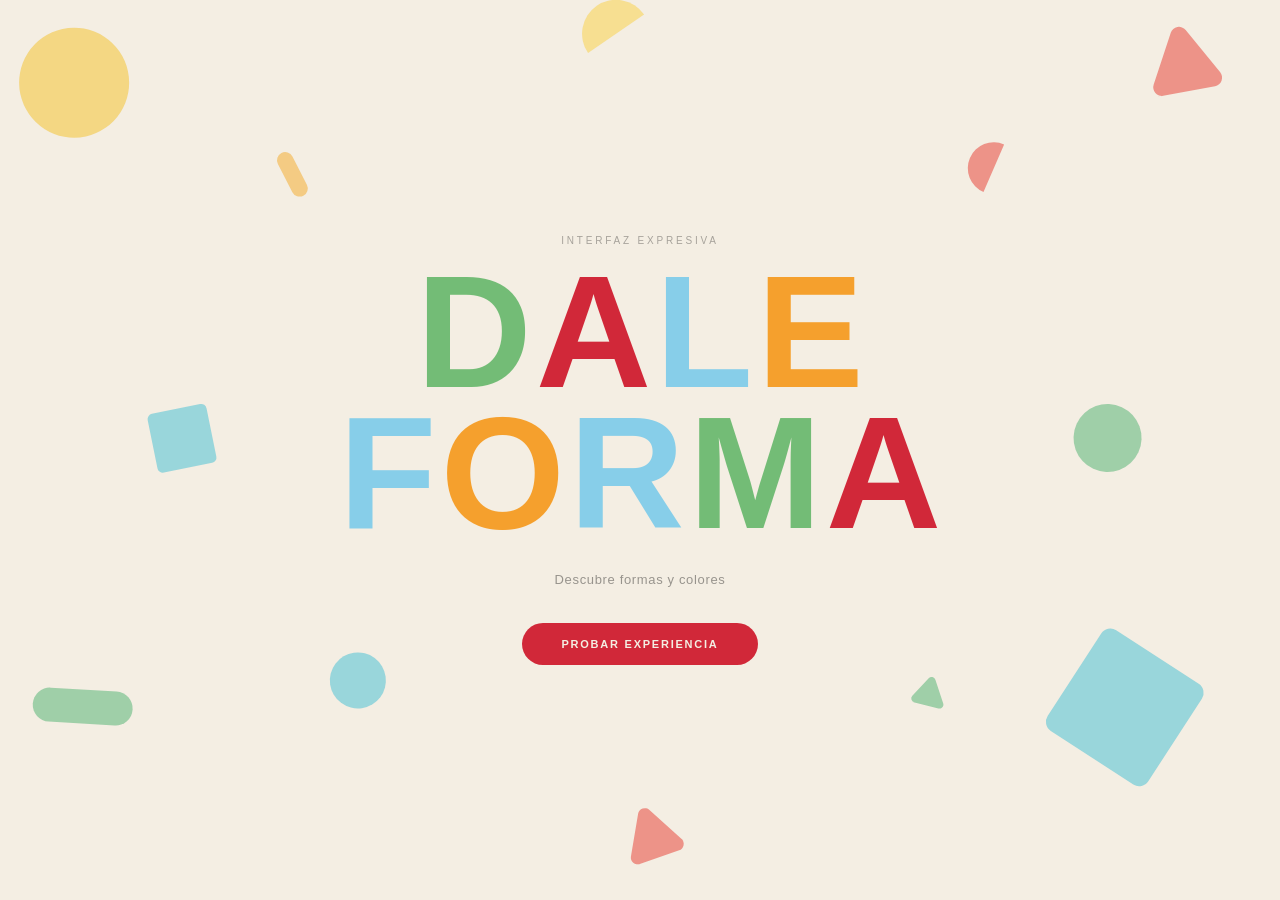
<file: experimentacion.html>
<!DOCTYPE html>
<html lang="es">
<head>
  <meta charset="UTF-8">
  <meta name="viewport" content="width=device-width, initial-scale=1.0">
  <title>Dale Forma</title>
  <link rel="stylesheet" href="experimentacion.css">
</head>
<body>

<link rel="preconnect" href="https://fonts.googleapis.com">
<link rel="preconnect" href="https://fonts.gstatic.com" crossorigin>
<link href="https://fonts.googleapis.com/css2?family=Fredoka:wght@400;500;600;700&display=swap" rel="stylesheet">

<!-- SPLASH -->
<div id="splash">
  <canvas id="splash-canvas"></canvas>
  <div id="splash-content">
    <p id="tag">Interfaz expresiva</p>
    <div id="line1">
      <span style="color:#73BC76">D</span><span style="color:#D12839">A</span><span style="color:#87CEE9">L</span><span style="color:#F5A02D">E</span>
    </div>
    <div id="line2">
      <span style="color:#87CEE9">F</span><span style="color:#F5A02D">O</span><span style="color:#87CEE9">R</span><span style="color:#73BC76">M</span><span style="color:#D12839">A</span>
    </div>
    <p id="sub">Descubre formas y colores</p>
    <button id="splashBtn">Probar experiencia</button>
  </div>
</div>
  <!-- EXPERIENCIA -->
  <div id="wrap">
    <canvas id="back"></canvas>
    <canvas id="particles"></canvas>
    <div id="mosaic"></div>
    <div id="progress-dots"></div>
    <div id="round-badge"></div>
    <div id="hint"><p>Arrastra las piezas</p></div>
    <p id="freeplay-hint">Mueve el mouse cerca de FORMA · haz click para dispersar</p>
    <div id="btn-wrap">
      <button id="secondaryBtn">continuar</button>
      <button id="mainBtn">generar composición</button>
    </div>
    <div id="label">forma</div>
  </div>

  <!-- DESPEDIDA -->
  <div id="farewell">
    <p id="farewell-tag">Gracias por explorar</p>
    <p id="farewell-msg">Le diste FORMA a tu propia composición</p>
    <div id="farewell-actions">
      <button id="retryBtn">Volver a probar</button>
      <button id="farewellBtn">Volver al inicio</button>
    </div>
  </div>

  <script src="experimentacion.js"></script>
</body>
</html>
</file>
<file: experimentacion.css>
* {
  margin: 0;
  padding: 0;
  box-sizing: border-box;
}

body {
  background: #F4EEE3;
  overflow: hidden;
  font-family: Arial, sans-serif;
}

/* ── SPLASH ──────────────────────────────────────────────── */

#splash {
  position: fixed;
  inset: 0;
  background: #F4EEE3;
  z-index: 100;
  display: flex;
  align-items: center;
  justify-content: center;
  transition: opacity 0.9s ease, visibility 0.9s ease;
}

#splash.hidden {
  opacity: 0;
  visibility: hidden;
  pointer-events: none;
}

#splash-canvas {
  position: absolute;
  inset: 0;
  z-index: 0;
}

#splash-content {
  position: relative;
  z-index: 2;
  display: flex;
  flex-direction: column;
  align-items: center;
  text-align: center;
  gap: 0;
  pointer-events: none;
}

#tag {
  font-size: 10px;
  letter-spacing: 0.28em;
  text-transform: uppercase;
  color: rgba(0, 0, 0, 0.32);
  margin-bottom: 16px;
  opacity: 0;
  transform: translateY(8px);
  animation: fadeUp 0.6s ease 0.1s forwards;
}

#line1,
#line2 {
  display: flex;
  gap: 4px;
  line-height: 0.88;
}

#line1 span,
#line2 span {
  font-size: clamp(5rem, 14vw, 10rem);
  font-weight: 900;
  line-height: 0.88;
  opacity: 0;
  transform: translateY(32px) scale(0.9);
}

/* letter stagger — line 1 */
#line1 span:nth-child(1) { animation: popIn 0.5s cubic-bezier(.34,1.56,.64,1) 0.20s forwards; }
#line1 span:nth-child(2) { animation: popIn 0.5s cubic-bezier(.34,1.56,.64,1) 0.30s forwards; }
#line1 span:nth-child(3) { animation: popIn 0.5s cubic-bezier(.34,1.56,.64,1) 0.40s forwards; }
#line1 span:nth-child(4) { animation: popIn 0.5s cubic-bezier(.34,1.56,.64,1) 0.50s forwards; }

/* letter stagger — line 2 */
#line2 span:nth-child(1) { animation: popIn 0.5s cubic-bezier(.34,1.56,.64,1) 0.62s forwards; }
#line2 span:nth-child(2) { animation: popIn 0.5s cubic-bezier(.34,1.56,.64,1) 0.72s forwards; }
#line2 span:nth-child(3) { animation: popIn 0.5s cubic-bezier(.34,1.56,.64,1) 0.82s forwards; }
#line2 span:nth-child(4) { animation: popIn 0.5s cubic-bezier(.34,1.56,.64,1) 0.92s forwards; }
#line2 span:nth-child(5) { animation: popIn 0.5s cubic-bezier(.34,1.56,.64,1) 1.02s forwards; }

#sub {
  font-size: 13px;
  color: rgba(0, 0, 0, 0.38);
  letter-spacing: 0.05em;
  margin-top: 28px;
  margin-bottom: 36px;
  opacity: 0;
  transform: translateY(8px);
  animation: fadeUp 0.6s ease 1.15s forwards;
  pointer-events: none;
}

#splashBtn {
  pointer-events: auto;
  padding: 15px 40px;
  border: none;
  background: #D12839;
  color: #F4EEE3;
  border-radius: 40px;
  cursor: pointer;
  font-size: 11px;
  font-weight: 700;
  letter-spacing: 0.16em;
  text-transform: uppercase;
  transition: transform 0.2s, background 0.2s;
  opacity: 0;
  animation: fadeUp 0.6s ease 1.35s forwards;
}

#splashBtn:hover {
  transform: scale(1.07);
  background: #87CEE9;
}

@keyframes popIn {
  to { opacity: 1; transform: translateY(0) scale(1); }
}

@keyframes fadeUp {
  to { opacity: 1; transform: translateY(0); }
}

/* ── DESPEDIDA ───────────────────────────────────────────── */

#farewell {
  position: fixed;
  inset: 0;
  background: #F4EEE3;
  z-index: 150;
  display: flex;
  flex-direction: column;
  align-items: center;
  justify-content: center;
  text-align: center;
  gap: 0;
  opacity: 0;
  visibility: hidden;
  transition: opacity 0.7s ease, visibility 0.7s ease, background 0.6s ease;
  pointer-events: none;
}

#farewell.show {
  opacity: 1;
  visibility: visible;
  pointer-events: auto;
}

/* Cuando el color de fondo (el resultado de la mezcla) es oscuro, el
   texto y el botón pasan a modo claro para mantener buen contraste. */
#farewell.on-dark #farewell-tag {
  color: rgba(255, 255, 255, 0.55);
}

#farewell.on-dark #farewell-msg {
  color: rgba(255, 255, 255, 0.92);
}

#farewell.on-dark #farewellBtn {
  background: rgba(255, 255, 255, 0.92);
  color: rgba(0, 0, 0, 0.78);
}

#farewell.on-dark #farewellBtn:hover {
  background: #87CEE9;
  color: #1a1a1a;
}

#farewell-tag {
  font-size: 11px;
  letter-spacing: 0.28em;
  text-transform: uppercase;
  color: rgba(0, 0, 0, 0.32);
  margin-bottom: 18px;
}

#farewell-msg {
  font-size: clamp(1.4rem, 3vw, 2.2rem);
  font-weight: 700;
  color: rgba(0, 0, 0, 0.78);
  max-width: 560px;
  line-height: 1.3;
  margin-bottom: 40px;
  padding: 0 24px;
}

#farewell-actions {
  display: flex;
  gap: 12px;
}

#farewellBtn {
  padding: 15px 40px;
  border: none;
  background: #D12839;
  color: #F4EEE3;
  border-radius: 40px;
  cursor: pointer;
  font-size: 11px;
  font-weight: 700;
  letter-spacing: 0.16em;
  text-transform: uppercase;
  transition: transform 0.2s, background 0.2s;
}

#farewellBtn:hover {
  transform: scale(1.07);
  background: #87CEE9;
}

#retryBtn {
  padding: 15px 32px;
  border: 1.5px solid rgba(0, 0, 0, 0.18);
  background: transparent;
  color: rgba(0, 0, 0, 0.6);
  border-radius: 40px;
  cursor: pointer;
  font-size: 11px;
  font-weight: 700;
  letter-spacing: 0.16em;
  text-transform: uppercase;
  transition: transform 0.2s, background 0.2s, border-color 0.2s;
}

#retryBtn:hover {
  transform: scale(1.07);
  background: rgba(0, 0, 0, 0.06);
  border-color: rgba(0, 0, 0, 0.3);
}

/* En modo oscuro (fondo = color mezclado oscuro), el botón secundario
   también necesita contraste suficiente. */
#farewell.on-dark #retryBtn {
  border-color: rgba(255, 255, 255, 0.45);
  color: rgba(255, 255, 255, 0.85);
}

#farewell.on-dark #retryBtn:hover {
  background: rgba(255, 255, 255, 0.12);
  border-color: rgba(255, 255, 255, 0.7);
}

/* ── EXPERIENCE WRAP ─────────────────────────────────────── */

#wrap {
  position: relative;
  width: 100vw;
  height: 100vh;
  overflow: hidden;
  background: #F4EEE3;
  opacity: 0;
  transition: opacity 0.6s ease;
}

#wrap.visible {
  opacity: 1;
}

#back {
  position: absolute;
  inset: 0;
  z-index: 0;
}

#particles {
  position: absolute;
  inset: 0;
  z-index: 1;
  pointer-events: none;
}

/* ── MOSAIC ──────────────────────────────────────────────── */

#mosaic {
  position: absolute;
  inset: 0;
  z-index: 10;
}

.tile {
  position: absolute;
  cursor: grab;
  user-select: none;
  transition: box-shadow 0.15s;
}

.tile:active {
  cursor: grabbing;
}

.tile canvas {
  display: block;
  transition: transform 0.18s ease;
}

/* Resalte al pasar el mouse: sugiere "esto se puede agarrar/mover".
   El cursor ya cambia a grab/grabbing por las reglas de arriba; aquí
   sumamos sombra leve en el tile y escala leve en el canvas interno
   (no en .tile, por la misma razón que 'invite': .tile recibe transform
   inline desde JS durante el drag y eso pisaría un transform por CSS). */
.tile:hover {
  box-shadow: 0 8px 20px rgba(0, 0, 0, 0.10);
  z-index: 50;
}

.tile:hover canvas.invite {
  animation-play-state: paused;
}

.tile:hover canvas {
  transform: scale(1.045);
}

/* Mientras se está arrastrando, no queremos que el hover compita
   visualmente con el propio movimiento del drag. */
.tile.lifted:hover canvas {
  transform: none;
}

/* Señal sutil de "esto se puede mover": leve bamboleo + respiración,
   con timing distinto por pieza (var --tile-delay) para que no se vean
   todas sincronizadas, lo cual se leería artificial en vez de orgánico.
   Se aplica al CANVAS interno, no al .tile: el .tile recibe transform
   inline desde JS durante el drag, y eso pisaría una animación CSS. */
.tile canvas.invite {
  animation: tileInvite 3.2s ease-in-out infinite;
  animation-delay: var(--tile-delay, 0s);
}

@keyframes tileInvite {
  0%, 100% { transform: translate(0,0) rotate(0deg) scale(1); }
  50%      { transform: translate(1.5px, -2px) rotate(-1.1deg) scale(1.015); }
}

.tile.lifted {
  box-shadow: 0 16px 48px rgba(0, 0, 0, 0.18);
  z-index: 200;
}

.tile.nudge {
  animation: tileNudge 0.5s ease;
}

@keyframes tileNudge {
  0%, 100% { transform: translate(0,0) rotate(0deg); }
  30% { transform: translate(-4px, 2px) rotate(-2deg); }
  60% { transform: translate(3px, -2px) rotate(2deg); }
}

/* ── PROGRESS DOTS (mosaico) ────────────────────────────── */

#progress-dots {
  position: absolute;
  top: 26px;
  left: 50%;
  transform: translateX(-50%);
  display: flex;
  gap: 7px;
  z-index: 20;
  opacity: 0;
  transition: opacity 0.5s;
  pointer-events: none;
}

#progress-dots.show { opacity: 1; }

#progress-dots .dot {
  width: 7px;
  height: 7px;
  border-radius: 50%;
  background: rgba(0, 0, 0, 0.14);
  transition: background 0.3s, transform 0.3s;
}

#progress-dots .dot.filled {
  background: #D12839;
  transform: scale(1.15);
}

/* ── TANGRAM (relleno libre) ─────────────────────────────── */

.drag-piece {
  user-select: none;
}

.drag-piece:active {
  cursor: grabbing;
}

.drag-piece:hover {
  filter: brightness(1.06);
}

.drag-piece.reject-shake {
  animation: rejectShake 0.42s ease;
}

@keyframes rejectShake {
  0%, 100% { transform: translate(0,0) rotate(0deg); }
  25%      { transform: translate(-6px, 0) rotate(-4deg); }
  50%      { transform: translate(5px, 0) rotate(3deg); }
  75%      { transform: translate(-3px, 0) rotate(-2deg); }
}

.outline-slot {
  pointer-events: none;
}

.outline-slot.breathing {
  animation: outlineBreathe 3.4s ease-in-out infinite;
}

@keyframes outlineBreathe {
  0%, 100% { transform: scale(1); opacity: 0.85; }
  50%      { transform: scale(1.045); opacity: 1; }
}

/* ── ROUND BADGE (tangram rondas) ───────────────────────── */

#round-badge {
  position: absolute;
  top: 26px;
  left: 50%;
  transform: translateX(-50%);
  z-index: 20;
  font-size: 10px;
  letter-spacing: 0.2em;
  text-transform: uppercase;
  color: rgba(0, 0, 0, 0.34);
  opacity: 0;
  transition: opacity 0.5s;
  pointer-events: none;
  display: flex;
  align-items: center;
  gap: 10px;
}

#round-badge.show { opacity: 1; }

#round-badge .pip {
  width: 5px;
  height: 5px;
  border-radius: 50%;
  background: rgba(0, 0, 0, 0.18);
}

/* ── HINT ────────────────────────────────────────────────── */

#hint {
  position: absolute;
  left: 50%;
  top: 64px;
  transform: translateX(-50%);
  display: flex;
  align-items: center;
  justify-content: center;
  pointer-events: none;
  /* Por encima de #mosaic (z-index:10) y de #tangram (z-index:11, creado
     en JS), para que el texto nunca quede tapado por las piezas. */
  z-index: 30;
  transition: opacity 0.8s;
  width: 100%;
  text-align: center;
}

#hint.bottom {
  top: auto;
  /* Antes 165px: a esa altura el texto caía a la misma altura que la fila
     de piezas sueltas del tangram (rowY ≈ 0.78*H), quedando metido entre
     ellas. Se baja más, para que quede claramente por debajo de la fila. */
  bottom: 48px;
}

#hint p {
  font-size: 11px;
  letter-spacing: 0.22em;
  text-transform: uppercase;
  color: rgba(0, 0, 0, 0.22);
  transition: opacity 0.3s;
}

/* ── BUTTON ──────────────────────────────────────────────── */

#btn-wrap {
  position: absolute;
  bottom: 28px;
  left: 50%;
  transform: translateX(-50%);
  z-index: 20;
  opacity: 0;
  transition: opacity 0.6s;
  pointer-events: none;
  display: flex;
  gap: 12px;
}

#btn-wrap.show {
  opacity: 1;
  pointer-events: all;
}

#mainBtn, #secondaryBtn {
  padding: 12px 32px;
  border: 1.5px solid rgba(0, 0, 0, 0.14);
  background: rgba(244, 238, 227, 0.85);
  color: rgba(0, 0, 0, 0.6);
  border-radius: 40px;
  cursor: pointer;
  font-size: 11px;
  font-weight: 600;
  letter-spacing: 0.14em;
  text-transform: uppercase;
  backdrop-filter: blur(6px);
  transition: background 0.2s, transform 0.2s;
}

#mainBtn:hover, #secondaryBtn:hover {
  background: rgba(0, 0, 0, 0.07);
  transform: scale(1.06);
}

#secondaryBtn {
  opacity: 0;
  pointer-events: none;
  transition: opacity 0.4s, background 0.2s, transform 0.2s;
}

#secondaryBtn.show {
  opacity: 1;
  pointer-events: all;
}

/* ── LABEL ───────────────────────────────────────────────── */

#label {
  position: absolute;
  bottom: 22px;
  right: 28px;
  font-size: 9px;
  letter-spacing: 0.26em;
  text-transform: uppercase;
  color: rgba(0, 0, 0, 0.12);
  z-index: 5;
  pointer-events: none;
}

/* ── FREEPLAY GLOW (fase libre con FORMA) ───────────────── */

#freeplay-hint {
  position: absolute;
  bottom: 70px;
  left: 50%;
  transform: translateX(-50%);
  z-index: 20;
  font-size: 10px;
  letter-spacing: 0.18em;
  text-transform: uppercase;
  color: rgba(0, 0, 0, 0.26);
  opacity: 0;
  transition: opacity 0.8s;
  pointer-events: none;
  text-align: center;
}

#freeplay-hint.show { opacity: 1; }

/* ── LIENZO FINAL (fase de cierre, post-jardín) ──────────── */
/* Piezas plantadas en el jardín, recicladas como elementos
   arrastrables: crecen y cambian de color mientras se mueven. */

.final-piece {
  position: absolute;
  cursor: grab;
  user-select: none;
  touch-action: none;
  pointer-events: auto;
  will-change: transform, width, height, left, top;
}

.final-piece:active {
  cursor: grabbing;
}

.final-piece.lifted {
  z-index: 250;
  filter: drop-shadow(0 14px 30px rgba(0,0,0,0.18));
}

/* ── CONSTELACIÓN (reemplaza al jardín de calma) ─────────── */
/* Pulso sutil en los puntos guía sin completar, para que se lean como
   "interactivo" y no como decoración fija. */
.constel-pulse {
  animation: constelPulse 2.4s ease-in-out infinite;
  transform-origin: center;
}

@keyframes constelPulse {
  0%, 100% { opacity: 0.55; }
  50%      { opacity: 1; }
}
</file>
